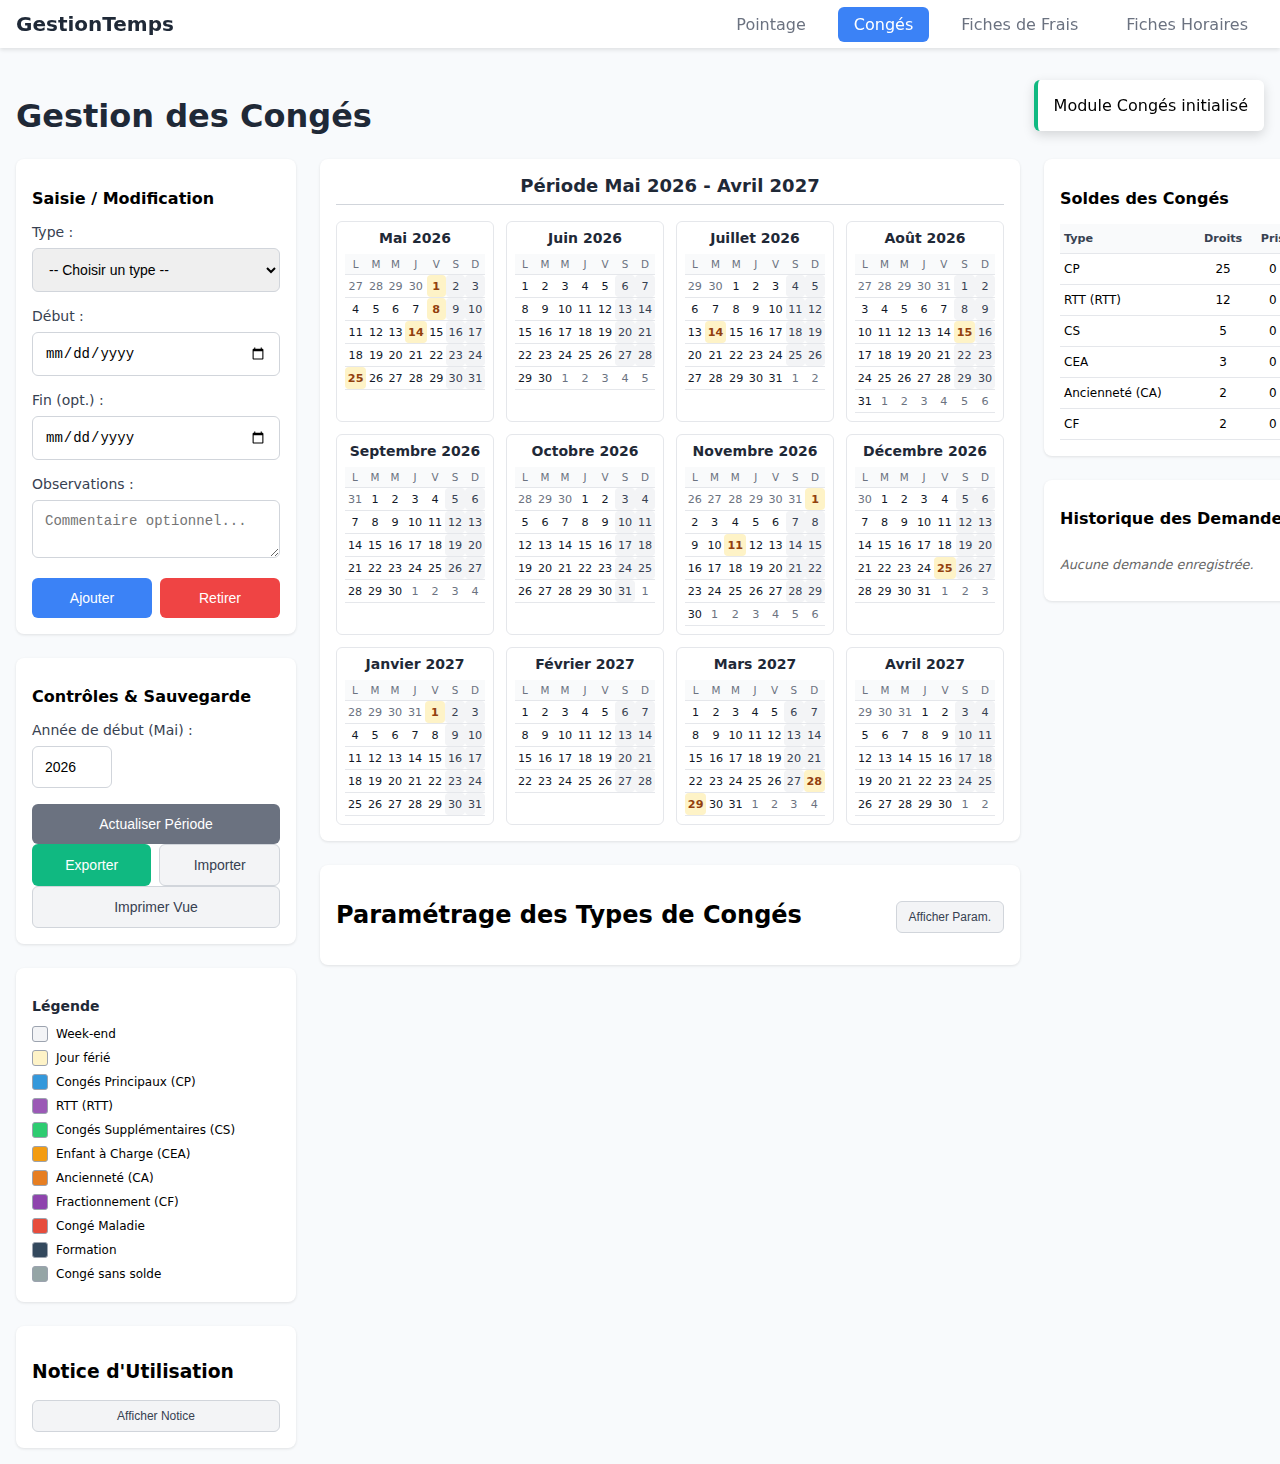
<file: pages/conges.html>
<!DOCTYPE html>
<html lang="fr">
<head>
    <meta charset="UTF-8">
    <meta name="viewport" content="width=device-width, initial-scale=1.0">
    <title>Gestion des Congés - Vue Annuelle</title>
    <style>
/* === STYLES GÉNÉRAUX === */
body {
    margin: 0;
    padding: 0;
    font-family: system-ui, -apple-system, sans-serif;
    background-color: #f8fafc;
}

.has-fixed-header {
    padding-top: 60px;
}

.main-header {
    position: fixed;
    top: 0;
    left: 0;
    right: 0;
    background: white;
    box-shadow: 0 2px 4px rgba(0,0,0,0.1);
    z-index: 1000;
    padding: 0.75rem 1rem;
    display: flex;
    align-items: center;
    justify-content: space-between;
}

.logo {
    font-size: 1.25rem;
    font-weight: bold;
    color: #1f2937;
    text-decoration: none;
}

.main-header nav ul {
    display: flex;
    list-style: none;
    margin: 0;
    padding: 0;
    gap: 1rem;
}

.main-header nav a {
    text-decoration: none;
    color: #6b7280;
    padding: 0.5rem 1rem;
    border-radius: 6px;
    transition: all 0.2s;
}

.main-header nav a:hover,
.main-header nav a.active {
    background-color: #3b82f6;
    color: white;
}

.container {
    max-width: 1400px;
    margin: 0 auto;
    padding: 1rem;
}

h1 {
    color: #1f2937;
    margin-bottom: 1.5rem;
}

.section {
    background: white;
    border-radius: 8px;
    box-shadow: 0 1px 3px rgba(0,0,0,0.1);
}

/* === LAYOUT CONGÉS === */
.conges-page-layout {
    display: grid;
    grid-template-areas: 
        "sidebar-left main-content sidebar-right";
    grid-template-columns: 280px 1fr 320px;
    gap: 1.5rem;
    align-items: start;
    margin-top: 1rem;
}

.conges-sidebar-left {
    grid-area: sidebar-left;
}

.conges-center-column {
    grid-area: main-content;
}

.conges-sidebar-right {
    grid-area: sidebar-right;
}

.conges-sidebar-left .section,
.conges-center-column .section,
.conges-sidebar-right .section {
    margin-bottom: 1.5rem;
    padding: 1rem;
}

.conges-sidebar-left .section:last-child,
.conges-sidebar-right .section:last-child {
    margin-bottom: 0;
}

.conges-sidebar-left .section h2,
.conges-sidebar-right .section h2 {
    font-size: 1rem;
    margin-bottom: 1rem;
}

/* === FORMULAIRES === */
.form-group {
    margin-bottom: 1rem;
}

.form-group label {
    display: block;
    font-weight: 500;
    color: #374151;
    margin-bottom: 0.5rem;
    font-size: 0.875rem;
}

input, select, textarea {
    width: 100%;
    padding: 0.75rem;
    border: 1px solid #d1d5db;
    border-radius: 6px;
    font-size: 0.875rem;
    transition: border-color 0.2s;
    box-sizing: border-box;
}

input:focus, select:focus, textarea:focus {
    outline: none;
    border-color: #3b82f6;
    box-shadow: 0 0 0 3px rgba(59, 130, 246, 0.1);
}

/* === BOUTONS === */
.btn {
    padding: 0.75rem 1rem;
    border: none;
    border-radius: 6px;
    font-size: 0.875rem;
    font-weight: 500;
    cursor: pointer;
    transition: all 0.2s;
    text-decoration: none;
    display: inline-block;
    text-align: center;
}

.btn-primary { background-color: #3b82f6; color: white; }
.btn-primary:hover { background-color: #2563eb; }

.btn-secondary { background-color: #6b7280; color: white; }
.btn-secondary:hover { background-color: #4b5563; }

.btn-success { background-color: #10b981; color: white; }
.btn-success:hover { background-color: #059669; }

.btn-danger { background-color: #ef4444; color: white; }
.btn-danger:hover { background-color: #dc2626; }

.btn-warning { background-color: #f59e0b; color: white; }
.btn-warning:hover { background-color: #d97706; }

.btn-light { 
    background-color: #f3f4f6; 
    color: #374151; 
    border: 1px solid #d1d5db; 
}
.btn-light:hover { background-color: #e5e7eb; }

.btn-block { width: 100%; }
.btn-sm { padding: 0.5rem 0.75rem; font-size: 0.75rem; }
.btn-xs { padding: 0.25rem 0.5rem; font-size: 0.65rem; }

.button-group-horizontal {
    display: flex;
    gap: 0.5rem;
}

/* === TABLEAUX === */
.table-wrapper {
    overflow-x: auto;
}

table {
    width: 100%;
    border-collapse: collapse;
    background: white;
}

th, td {
    padding: 0.75rem;
    text-align: left;
    border-bottom: 1px solid #e5e7eb;
}

th {
    background-color: #f9fafb;
    font-weight: 600;
    color: #374151;
}

/* === CALENDRIER === */
.conges-main-calendar {
    min-height: 420px;
}

.calendar-view-title {
    font-size: 1.125rem;
    font-weight: 600;
    text-align: center;
    margin: 0 0 1rem 0;
    padding-bottom: 0.5rem;
    border-bottom: 1px solid #d1d5db;
    color: #1f2937;
}

.annual-calendar-placeholder {
    display: grid;
    grid-template-columns: repeat(4, 1fr);
    gap: 0.75rem;
    overflow-x: auto;
    min-width: 600px;
}

.mini-month-placeholder {
    background-color: white;
    border: 1px solid #e5e7eb;
    border-radius: 6px;
    padding: 0.5rem;
    min-width: 140px;
}

.mini-month-placeholder h4 {
    font-size: 0.875rem;
    font-weight: 600;
    text-align: center;
    margin: 0 0 0.5rem 0;
    color: #1f2937;
}

.mini-month-placeholder table {
    width: 100%;
    border-collapse: collapse;
    font-size: 0.7rem;
}

.mini-month-placeholder th {
    text-align: center;
    padding: 0.25rem 0;
    font-weight: 500;
    color: #6b7280;
    font-size: 0.65rem;
}

.mini-month-placeholder td {
    text-align: center;
    vertical-align: middle;
    padding: 0;
    height: 22px;
}

.mini-day-cell {
    width: 100%;
    height: 100%;
    display: flex;
    align-items: center;
    justify-content: center;
    border-radius: 4px;
    color: #111827;
    font-weight: 500;
    font-size: 0.7rem;
    cursor: default;
    transition: background-color 0.2s;
}

.mini-day-cell:hover {
    background-color: #f9fafb;
}

.mini-day-cell.other-month {
    color: #6b7280;
    font-weight: 400;
}

.mini-day-cell.weekend {
    background-color: #f3f4f6;
    color: #374151;
}

.mini-day-cell.holiday {
    background-color: #fef3c7;
    color: #92400e;
    font-weight: 600;
}

/* === LÉGENDE === */
.legend-section h3 {
    font-size: 0.875rem;
    margin-bottom: 0.5rem;
    color: #1f2937;
}

.legend-item {
    display: flex;
    align-items: center;
    padding: 0.25rem 0;
    font-size: 0.75rem;
}

.legend-color-box {
    width: 14px;
    height: 14px;
    margin-right: 0.5rem;
    border-radius: 3px;
    border: 1px solid #9ca3af;
    flex-shrink: 0;
}

.color-weekend {
    background-color: #f3f4f6;
}

.color-holiday {
    background-color: #fef3c7;
}

/* === PARAMÉTRAGE === */
#leaveTypesConfigContentWrapper {
    background-color: #f9fafb;
    border-radius: 6px;
    padding: 1rem;
    margin-top: 0.75rem;
    border: 1px solid #e5e7eb;
}

#leaveTypesConfigContentWrapper h4 {
    font-size: 1rem;
    color: #1f2937;
    margin: 0 0 0.75rem 0;
    padding-bottom: 0.5rem;
    border-bottom: 1px solid #d1d5db;
}

#leaveTypeConfigForm {
    background-color: white;
    padding: 0.75rem;
    border-radius: 6px;
    border: 1px solid #d1d5db;
    margin-top: 0.75rem;
    display: grid;
    grid-template-columns: repeat(auto-fit, minmax(180px, 1fr));
    gap: 0.75rem;
}

/* Amélioration affichage couleurs dans tableau */
.config-color-display {
    width: 24px;
    height: 24px;
    border-radius: 4px;
    border: 2px solid #374151;
    display: inline-block;
    margin: 0 auto;
    box-shadow: 0 1px 3px rgba(0,0,0,0.2);
}

#leaveTypesConfigTable th {
    font-size: 0.75rem;
    padding: 0.5rem 0.25rem;
}

#leaveTypesConfigTable td {
    font-size: 0.75rem;
    padding: 0.5rem 0.25rem;
}

/* === SOLDES ET HISTORIQUE === */
#soldesPeriodeTable {
    font-size: 0.75rem;
}

#soldesPeriodeTable th,
#soldesPeriodeTable td {
    padding: 0.5rem 0.25rem;
}

#soldesPeriodeTable th {
    font-size: 0.7rem;
    background-color: #f9fafb;
}

#leaveRequestsListContainer {
    max-height: 300px;
    overflow-y: auto;
}

#leaveRequestsListContainer table {
    font-size: 0.7rem;
}

#leaveRequestsListContainer th,
#leaveRequestsListContainer td {
    padding: 0.25rem;
}

#leaveRequestsListContainer .legend-color-box {
    width: 10px;
    height: 10px;
    margin-right: 0.25rem;
}

/* === NOTICE === */
.toggle-content {
    margin-top: 0.5rem;
    padding-top: 0.5rem;
    border-top: 1px solid #e5e7eb;
}

.toggle-content ul {
    margin-top: 0.5rem;
    padding-left: 1rem;
    font-size: 0.75rem;
}

.toggle-content li {
    margin-bottom: 0.25rem;
}

/* === TOASTS === */
#toast-container {
    position: fixed;
    top: 80px;
    right: 1rem;
    z-index: 9999;
}

.toast {
    background: white;
    border-radius: 6px;
    padding: 1rem;
    margin-bottom: 0.5rem;
    box-shadow: 0 4px 12px rgba(0,0,0,0.15);
    border-left: 4px solid #3b82f6;
    animation: slideIn 0.3s ease-out;
}

.toast.success { border-left-color: #10b981; }
.toast.warning { border-left-color: #f59e0b; }
.toast.error { border-left-color: #ef4444; }

@keyframes slideIn {
    from { opacity: 0; transform: translateX(100%); }
    to { opacity: 1; transform: translateX(0); }
}

/* === RESPONSIVE === */
@media (max-width: 1200px) {
    .conges-page-layout {
        grid-template-columns: 240px 1fr 280px;
        gap: 1rem;
    }
}

@media (max-width: 992px) {
    .conges-page-layout {
        display: flex;
        flex-direction: column;
        gap: 1rem;
    }
    
    .conges-center-column { order: 1; }
    .conges-sidebar-left { order: 2; }
    .conges-sidebar-right { order: 3; }
    
    .annual-calendar-placeholder {
        grid-template-columns: repeat(3, 1fr);
        min-width: 100%;
    }
    
    .conges-sidebar-left,
    .conges-sidebar-right {
        display: grid;
        grid-template-columns: repeat(auto-fit, minmax(250px, 1fr));
        gap: 1rem;
    }
}

@media (max-width: 768px) {
    .annual-calendar-placeholder {
        grid-template-columns: repeat(2, 1fr);
        gap: 0.5rem;
    }
    
    .mini-month-placeholder {
        padding: 0.25rem;
        min-width: auto;
    }
    
    .button-group-horizontal {
        flex-direction: column;
    }
}

@media (max-width: 480px) {
    .annual-calendar-placeholder {
        grid-template-columns: 1fr;
    }
    
    .conges-sidebar-left,
    .conges-sidebar-right {
        grid-template-columns: 1fr;
    }
}

/* === IMPRESSION === */
@media print {
    .conges-sidebar-left,
    .conges-sidebar-right,
    #controleParametrageSection {
        display: none !important;
    }
    
    .conges-page-layout {
        display: block;
    }
    
    .annual-calendar-placeholder {
        grid-template-columns: repeat(3, 1fr) !important;
        gap: 0.5rem;
    }
}
    </style>
</head>
<body class="has-fixed-header">
    <header class="main-header">
        <a href="pointage.html" class="logo">GestionTemps</a>
        <nav>
            <ul>
                <li><a href="pointage.html">Pointage</a></li>
                <li><a href="conges.html" class="active">Congés</a></li>
                <li><a href="fiches-frais.html">Fiches de Frais</a></li>
                <li><a href="fiches-horaires.html">Fiches Horaires</a></li>
            </ul>
        </nav>
    </header>

    <main class="container">
        <h1>Gestion des Congés</h1>

        <div class="conges-page-layout">
            
            <!-- Colonne de Gauche: Saisie, Contrôles, Légende -->
            <aside class="conges-sidebar-left">
                <div class="section" id="saisieAbsencesSection">
                    <h2>Saisie / Modification</h2>
                    <form id="saisieAbsencesForm">
                        <div class="form-group">
                            <label for="saisieTypeAbsence">Type :</label>
                            <select id="saisieTypeAbsence" name="saisieTypeAbsence" required>
                                <option value="">Sélectionner...</option>
                            </select>
                        </div>
                        <div class="form-group">
                            <label for="saisieDateDebut">Début :</label>
                            <input type="date" id="saisieDateDebut" name="saisieDateDebut" required>
                        </div>
                        <div class="form-group">
                            <label for="saisieDateFin">Fin (opt.) :</label>
                            <input type="date" id="saisieDateFin" name="saisieDateFin">
                        </div>
                        <div class="form-group">
                            <label for="observationsTextarea">Observations :</label>
                            <textarea id="observationsTextarea" rows="2" placeholder="Commentaire optionnel..."></textarea>
                        </div>
                        <div class="button-group-horizontal">
                            <button type="button" id="ajouterAbsenceBtn" class="btn btn-primary btn-block">Ajouter</button>
                            <button type="button" id="retirerAbsenceBtn" class="btn btn-danger btn-block">Retirer</button>
                        </div>
                    </form>
                </div>

                <div class="section" id="controlesSauvegardeSection">
                    <h2>Contrôles & Sauvegarde</h2>
                    <div class="form-group">
                        <label for="controleAnneeDebut">Année de début (Mai) :</label>
                        <input type="number" id="controleAnneeDebut" value="2024" min="2000" max="2050" style="width: 80px;">
                    </div>
                    <button type="button" id="actualiserPeriodeBtn" class="btn btn-secondary btn-block">Actualiser Période</button>
                    <div class="button-group-horizontal">
                        <button type="button" id="exportCongesBtn" class="btn btn-success btn-block">Exporter</button>
                        <button type="button" id="importCongesBtn" class="btn btn-light btn-block">Importer</button>
                        <input type="file" id="importCongesFile" accept=".json" style="display: none;">
                    </div>
                    <button type="button" id="imprimerVueBtn" class="btn btn-light btn-block no-print">Imprimer Vue</button>
                </div>

                <div class="section legend-section" id="congesLegendContainer">
                    <h3>Légende</h3>
                    <div class="legend-item">
                        <span class="legend-color-box color-weekend"></span>Week-end
                    </div>
                    <div class="legend-item">
                        <span class="legend-color-box color-holiday"></span>Jour férié
                    </div>
                </div>

                <div class="section" id="noticeUtilisationSectionWrapper">
                    <h3>Notice d'Utilisation</h3>
                    <button type="button" id="afficherNoticeBtn" class="btn btn-light btn-block btn-sm">Afficher Notice</button>
                    <div id="contenuNotice" class="toggle-content" style="display: none;">
                        <p>Utilisez le sélecteur d'année pour définir l'année de début de la période de 12 mois (Mai à Avril suivant).</p>
                        <ul>
                            <li>Saisissez vos absences en sélectionnant le type, la date de début et éventuellement la date de fin.</li>
                            <li>La suppression se fait en indiquant la date de début et le type de l'absence à retirer.</li>
                            <li>Les soldes sont calculés sur la base des jours ouvrés (hors week-ends et jours fériés).</li>
                        </ul>
                    </div>
                </div>
            </aside>

            <!-- Colonne Centrale: Calendrier et Paramétrage -->
            <div class="conges-center-column">
                <section class="conges-main-calendar section" id="calendarViewPrintableArea">
                    <h2 class="calendar-view-title" id="periodeAffichee">Période Mai 2024 - Avril 2025</h2>
                    <div id="customAnnualCalendarContainer" class="annual-calendar-placeholder">
                        <!-- Calendriers générés par JavaScript -->
                    </div>
                </section>

                <section id="controleParametrageSection" class="section no-print">
                    <h2>
                        Paramétrage des Types de Congés
                        <button id="afficherParamBtn" class="btn btn-sm btn-light" style="float: right;">Afficher Param.</button>
                    </h2>
                    <div id="leaveTypesConfigContentWrapper" style="display: none;">
                        <h4>Configuration des Types Actuels</h4>
                        <div class="table-wrapper">
                            <table id="leaveTypesConfigTable">
                                <thead>
                                    <tr>
                                        <th>Code</th>
                                        <th>Libellé</th>
                                        <th style="text-align: center;">Couleur</th>
                                        <th style="text-align: center;">Droits/An</th>
                                        <th style="text-align: center;">Actions</th>
                                    </tr>
                                </thead>
                                <tbody>
                                </tbody>
                            </table>
                        </div>
                        <h4 style="margin-top: 20px; margin-bottom: 10px;">Ajouter / Modifier un Type</h4>
                        <form id="leaveTypeConfigForm">
                            <input type="hidden" id="ltConfigIsEditing" value="">
                            <div class="form-group">
                                <label for="ltConfigCode">Code (max 10 car.):</label>
                                <input type="text" id="ltConfigCode" maxlength="10" required>
                            </div>
                            <div class="form-group">
                                <label for="ltConfigLabel">Libellé complet:</label>
                                <input type="text" id="ltConfigLabel" required>
                            </div>
                            <div class="form-group">
                                <label for="ltConfigColor">Couleur:</label>
                                <input type="color" id="ltConfigColor" value="#cccccc">
                            </div>
                            <div class="form-group">
                                <label for="ltConfigInitial">Droits Annuels (jours):</label>
                                <input type="number" id="ltConfigInitial" value="0" min="0" step="0.5" required>
                            </div>
                            <div class="button-group-horizontal" style="grid-column: 1 / -1;">
                                <button type="submit" id="addUpdateLtConfigBtn" class="btn btn-success">Sauvegarder Type</button>
                                <button type="button" id="clearLtConfigFormBtn" class="btn btn-light">Nouveau / Annuler</button>
                            </div>
                        </form>
                    </div>
                </section>
            </div>

            <!-- Colonne de Droite: Soldes et Historique -->
            <aside class="conges-sidebar-right">
                <div class="section" id="gestionDroitsSoldesSection">
                    <h2>Soldes des Congés</h2>
                    <div class="table-wrapper">
                        <table id="soldesPeriodeTable">
                            <thead>
                                <tr>
                                    <th>Type</th>
                                    <th style="text-align: center;">Droits</th>
                                    <th style="text-align: center;">Pris</th>
                                    <th style="text-align: center;">Solde</th>
                                </tr>
                            </thead>
                            <tbody>
                            </tbody>
                        </table>
                    </div>
                </div>

                <div class="section">
                    <h2>Historique des Demandes</h2>
                    <div id="leaveRequestsListContainer">
                        <p style="color: #666; font-style: italic;">Aucune demande pour le moment.</p>
                    </div>
                </div>
            </aside>

        </div>
    </main>

    <div id="toast-container"></div>

    <script>
// Système de gestion des congés - Version corrigée complète
class CongesManager {
    constructor() {
        this.leaveTypesConfig = {};
        this.allLeaveRequests = [];
        this.currentYear = new Date().getMonth() < 4 ? 
            new Date().getFullYear() - 1 : 
            new Date().getFullYear();
        
        this.defaultLeaveTypes = {
            CP: { label: "Congés Principaux (CP)", color: "#3498db", isPredefined: true, deletable: true, annualEntitlement: 25 },
            RTT: { label: "RTT (RTT)", color: "#9b59b6", isPredefined: true, deletable: true, annualEntitlement: 12 },
            CS: { label: "Congés Supplémentaires (CS)", color: "#2ecc71", isPredefined: true, deletable: true, annualEntitlement: 5 },
            CEA: { label: "Enfant à Charge (CEA)", color: "#f39c12", isPredefined: true, deletable: true, annualEntitlement: 3 },
            CA: { label: "Ancienneté (CA)", color: "#e67e22", isPredefined: true, deletable: true, annualEntitlement: 2 },
            CF: { label: "Fractionnement (CF)", color: "#8e44ad", isPredefined: true, deletable: true, annualEntitlement: 2 },
            MALADIE: { label: "Congé Maladie", color: "#e74c3c", isPredefined: true, deletable: true, annualEntitlement: 0 },
            FORMATION: { label: "Formation", color: "#34495e", isPredefined: true, deletable: true, annualEntitlement: 0 },
            SANS_SOLDE: { label: "Congé sans solde", color: "#95a5a6", isPredefined: true, deletable: true, annualEntitlement: 0 }
        };
        
        this.frenchHolidays = {};
        this.init();
    }

    init() {
        try {
            this.loadLeaveTypesConfig();
            this.loadAllLeaveRequests();
            this.setupEventListeners();
            this.updateUI();
            this.showToast("Module Congés initialisé", "success");
            console.log("Module Congés prêt");
        } catch (error) {
            console.error("Erreur initialisation:", error);
            this.showToast("Erreur d'initialisation", "error");
        }
    }

    // === UTILITAIRES ===
    dateToYYYYMMDD(date) {
        const year = date.getFullYear();
        const month = String(date.getMonth() + 1).padStart(2, '0');
        const day = String(date.getDate()).padStart(2, '0');
        return `${year}-${month}-${day}`;
    }

    parseYYYYMMDD(dateStr) {
        const [year, month, day] = dateStr.split('-').map(Number);
        return new Date(year, month - 1, day);
    }

    getFrenchHolidays(year) {
        if (this.frenchHolidays[year]) {
            return this.frenchHolidays[year];
        }

        const holidays = [
            { date: `${year}-01-01`, name: "Jour de l'An" },
            { date: `${year}-05-01`, name: "Fête du Travail" },
            { date: `${year}-05-08`, name: "Victoire 1945" },
            { date: `${year}-07-14`, name: "Fête Nationale" },
            { date: `${year}-08-15`, name: "Assomption" },
            { date: `${year}-11-01`, name: "Toussaint" },
            { date: `${year}-11-11`, name: "Armistice" },
            { date: `${year}-12-25`, name: "Noël" }
        ];

        // Calcul de Pâques
        const easter = this.calculateEaster(year);
        holidays.push({ date: this.dateToYYYYMMDD(easter), name: "Pâques" });
        
        const easterMonday = new Date(easter);
        easterMonday.setDate(easter.getDate() + 1);
        holidays.push({ date: this.dateToYYYYMMDD(easterMonday), name: "Lundi de Pâques" });
        
        const ascension = new Date(easter);
        ascension.setDate(easter.getDate() + 39);
        holidays.push({ date: this.dateToYYYYMMDD(ascension), name: "Ascension" });
        
        const whitMonday = new Date(easter);
        whitMonday.setDate(easter.getDate() + 50);
        holidays.push({ date: this.dateToYYYYMMDD(whitMonday), name: "Lundi de Pentecôte" });

        this.frenchHolidays[year] = holidays;
        return holidays;
    }

    calculateEaster(year) {
        const a = year % 19;
        const b = Math.floor(year / 100);
        const c = year % 100;
        const d = Math.floor(b / 4);
        const e = b % 4;
        const f = Math.floor((b + 8) / 25);
        const g = Math.floor((b - f + 1) / 3);
        const h = (19 * a + b - d - g + 15) % 30;
        const i = Math.floor(c / 4);
        const k = c % 4;
        const l = (32 + 2 * e + 2 * i - h - k) % 7;
        const m = Math.floor((a + 11 * h + 22 * l) / 451);
        const month = Math.floor((h + l - 7 * m + 114) / 31);
        const day = ((h + l - 7 * m + 114) % 31) + 1;
        return new Date(year, month - 1, day);
    }

    isColorDark(hexColor) {
        const hex = hexColor.replace('#', '');
        const r = parseInt(hex.substr(0, 2), 16);
        const g = parseInt(hex.substr(2, 2), 16);
        const b = parseInt(hex.substr(4, 2), 16);
        const brightness = (r * 299 + g * 587 + b * 114) / 1000;
        return brightness < 128;
    }

    showToast(message, type = 'info', duration = 3000) {
        const container = document.getElementById('toast-container');
        if (!container) return;

        const toast = document.createElement('div');
        toast.className = `toast ${type}`;
        toast.textContent = message;
        
        container.appendChild(toast);
        
        setTimeout(() => {
            if (toast.parentNode) {
                toast.parentNode.removeChild(toast);
            }
        }, duration);
    }

    // === STOCKAGE EN MÉMOIRE ===
    loadLeaveTypesConfig() {
        this.leaveTypesConfig = { ...this.defaultLeaveTypes };
        console.log('Configuration par défaut chargée');
    }

    loadAllLeaveRequests() {
        this.allLeaveRequests = [];
        console.log('Demandes initialisées');
    }

    // === CALCULS ===
    calculateWorkingDays(startDate, endDate) {
        let count = 0;
        const iterDate = new Date(startDate);
        const endIterDate = new Date(endDate);

        const startY = iterDate.getFullYear();
        const endY = endIterDate.getFullYear();
        let holidays = new Set();
        
        for (let y = startY; y <= endY; y++) {
            this.getFrenchHolidays(y).forEach(h => holidays.add(h.date));
        }
        
        while (iterDate <= endIterDate) {
            const dayOfWeek = iterDate.getDay();
            const dateStr = this.dateToYYYYMMDD(iterDate);
            if (dayOfWeek !== 0 && dayOfWeek !== 6 && !holidays.has(dateStr)) {
                count++;
            }
            iterDate.setDate(iterDate.getDate() + 1);
        }
        return count;
    }

    calculateUsedDaysForPeriod(leaveType, periodStart, periodEnd) {
        return this.allLeaveRequests
            .filter(req => {
                const reqStartDate = this.parseYYYYMMDD(req.startDate);
                const reqEndDate = this.parseYYYYMMDD(req.endDate);
                return req.type === leaveType && 
                       reqStartDate <= periodEnd && 
                       reqEndDate >= periodStart;
            })
            .reduce((total, req) => {
                const reqStartDate = this.parseYYYYMMDD(req.startDate);
                const reqEndDate = this.parseYYYYMMDD(req.endDate);

                const effectiveStartDate = new Date(Math.max(reqStartDate.getTime(), periodStart.getTime()));
                const effectiveEndDate = new Date(Math.min(reqEndDate.getTime(), periodEnd.getTime()));
                
                if (effectiveStartDate > effectiveEndDate) return total;

                const workingDays = this.calculateWorkingDays(effectiveStartDate, effectiveEndDate);
                return total + workingDays;
            }, 0);
    }

    // === INTERFACE UTILISATEUR ===
    updatePeriodeAffichee() {
        const periodeAfficheeEl = document.getElementById('periodeAffichee');
        if (periodeAfficheeEl) {
            periodeAfficheeEl.textContent = `Période Mai ${this.currentYear} - Avril ${this.currentYear + 1}`;
        }
    }

    populateLeaveTypeSelect() {
        const leaveTypeSelect = document.getElementById('saisieTypeAbsence');
        if (!leaveTypeSelect) return;
        
        leaveTypeSelect.innerHTML = '<option value="">-- Choisir un type --</option>';
        Object.entries(this.leaveTypesConfig).forEach(([code, config]) => {
            const option = document.createElement('option');
            option.value = code;
            option.textContent = config.label;
            leaveTypeSelect.appendChild(option);
        });
    }

    updateLegend() {
        const legendContainer = document.getElementById('congesLegendContainer');
        if (!legendContainer) return;
        
        let legendHTML = `<h3>Légende</h3>
            <div class="legend-item">
                <span class="legend-color-box color-weekend"></span>Week-end
            </div>
            <div class="legend-item">
                <span class="legend-color-box color-holiday"></span>Jour férié
            </div>`;
        
        // Ajouter tous les types de congés avec leurs couleurs
        Object.entries(this.leaveTypesConfig).forEach(([code, config]) => {
            legendHTML += `
                <div class="legend-item">
                    <span class="legend-color-box" style="background-color: ${config.color};"></span>
                    ${config.label}
                </div>`;
        });
        
        legendContainer.innerHTML = legendHTML;
    }

    generateAnnualCalendar() {
        const annualCalendarEl = document.getElementById('customAnnualCalendarContainer');
        if (!annualCalendarEl) return;

        console.log(`Génération calendrier pour la période Mai ${this.currentYear} - Avril ${this.currentYear + 1}`);
        annualCalendarEl.innerHTML = '';
        
        const periodeStartYear = this.currentYear;
        const periodeEndYear = this.currentYear + 1;
        
        const holidaysPeriodeStart = this.getFrenchHolidays(periodeStartYear);
        const holidaysPeriodeEnd = this.getFrenchHolidays(periodeEndYear);
        const holidayDates = new Set([
            ...holidaysPeriodeStart.map(h => h.date),
            ...holidaysPeriodeEnd.map(h => h.date)
        ]);

        for (let i = 0; i < 12; i++) {
            const monthOffset = 4 + i; // Mai = mois index 4
            const currentMonthIndex = monthOffset % 12;
            const currentDisplayYear = monthOffset < 12 ? periodeStartYear : periodeEndYear;

            const monthContainer = document.createElement('div');
            monthContainer.className = 'mini-month-placeholder';

            const monthDate = new Date(currentDisplayYear, currentMonthIndex, 1);
            const monthName = monthDate.toLocaleDateString('fr-FR', { month: 'long' });
            const monthTitle = document.createElement('h4');
            monthTitle.textContent = `${monthName.charAt(0).toUpperCase() + monthName.slice(1)} ${currentDisplayYear}`;
            monthContainer.appendChild(monthTitle);

            const table = document.createElement('table');
            const thead = document.createElement('thead');
            const headerRow = document.createElement('tr');
            ['L', 'M', 'M', 'J', 'V', 'S', 'D'].forEach(day => {
                const th = document.createElement('th');
                th.textContent = day;
                headerRow.appendChild(th);
            });
            thead.appendChild(headerRow);
            table.appendChild(thead);

            const tbody = document.createElement('tbody');
            const firstDayOfMonth = new Date(currentDisplayYear, currentMonthIndex, 1);
            const lastDayOfMonth = new Date(currentDisplayYear, currentMonthIndex + 1, 0);
            
            const startDateCalendarGrid = new Date(firstDayOfMonth);
            const dayOfWeekStart = startDateCalendarGrid.getDay();
            const diff = dayOfWeekStart === 0 ? -6 : 1 - dayOfWeekStart;
            startDateCalendarGrid.setDate(startDateCalendarGrid.getDate() + diff);

            let currentDateIter = new Date(startDateCalendarGrid);
            for (let week = 0; week < 6; week++) {
                if (week > 0 && currentDateIter.getMonth() !== currentMonthIndex && currentDateIter > lastDayOfMonth) break;

                const row = document.createElement('tr');
                for (let j = 0; j < 7; j++) {
                    const cell = document.createElement('td');
                    const dayCell = document.createElement('div');
                    dayCell.className = 'mini-day-cell';
                    dayCell.textContent = currentDateIter.getDate();

                    const dateStr = this.dateToYYYYMMDD(currentDateIter);
                    const isCurrentDisplayMonth = currentDateIter.getFullYear() === currentDisplayYear && currentDateIter.getMonth() === currentMonthIndex;
                    const isWeekend = currentDateIter.getDay() === 0 || currentDateIter.getDay() === 6;
                    const isHoliday = holidayDates.has(dateStr);

                    if (!isCurrentDisplayMonth) dayCell.classList.add('other-month');
                    if (isWeekend && isCurrentDisplayMonth) dayCell.classList.add('weekend');
                    if (isHoliday && isCurrentDisplayMonth) dayCell.classList.add('holiday');
                    
                    const leaveForDate = this.allLeaveRequests.find(req => dateStr >= req.startDate && dateStr <= req.endDate);
                    if (leaveForDate && this.leaveTypesConfig[leaveForDate.type] && isCurrentDisplayMonth && !isWeekend && !isHoliday) {
                        const leaveType = this.leaveTypesConfig[leaveForDate.type];
                        dayCell.style.backgroundColor = leaveType.color;
                        dayCell.style.color = this.isColorDark(leaveType.color) ? '#fff' : '#000';
                        dayCell.title = `${leaveType.label} (${leaveForDate.startDate} - ${leaveForDate.endDate})`;
                    } else if (leaveForDate && isCurrentDisplayMonth && (isWeekend || isHoliday)) {
                        const leaveType = this.leaveTypesConfig[leaveForDate.type];
                        if (leaveType) {
                            dayCell.title = (dayCell.title ? dayCell.title + " | " : "") + `${leaveType.label} (non décompté)`;
                        }
                    }
                    
                    cell.appendChild(dayCell);
                    row.appendChild(cell);
                    currentDateIter.setDate(currentDateIter.getDate() + 1);
                }
                tbody.appendChild(row);
            }
            table.appendChild(tbody);
            monthContainer.appendChild(table);
            annualCalendarEl.appendChild(monthContainer);
        }
    }

    updateSoldesTable() {
        const tableBody = document.querySelector('#soldesPeriodeTable tbody');
        if (!tableBody) return;
        
        tableBody.innerHTML = '';

        const periodeStartDate = this.parseYYYYMMDD(`${this.currentYear}-05-01`);
        const periodeEndDate = this.parseYYYYMMDD(`${this.currentYear + 1}-04-30`);

        Object.entries(this.leaveTypesConfig).forEach(([code, config]) => {
            if (config.annualEntitlement > 0) {
                const usedDaysInPeriod = this.calculateUsedDaysForPeriod(code, periodeStartDate, periodeEndDate);
                const entitlementForPeriod = config.annualEntitlement;
                const remaining = entitlementForPeriod - usedDaysInPeriod;

                const row = document.createElement('tr');
                row.innerHTML = `
                    <td style="font-size: 0.75rem;">${config.label.length > 15 ? code : config.label}</td>
                    <td style="text-align: center; font-size: 0.75rem;">${entitlementForPeriod}</td>
                    <td style="text-align: center; font-size: 0.75rem;">${usedDaysInPeriod}</td>
                    <td style="text-align: center; font-size: 0.75rem; color: ${remaining >= 0 ? '#059669' : '#dc2626'}">${remaining}</td>
                `;
                tableBody.appendChild(row);
            }
        });
    }

    displayLeaveRequestsList() {
        const listContainer = document.getElementById('leaveRequestsListContainer');
        if (!listContainer) return;

        if (this.allLeaveRequests.length === 0) {
            listContainer.innerHTML = '<p style="color: #666; font-style: italic; font-size: 0.8rem;">Aucune demande enregistrée.</p>';
            return;
        }

        let html = '<table style="width: 100%; border-collapse: collapse; font-size: 0.7rem;">';
        html += '<thead><tr style="background-color: #f9fafb;">';
        html += '<th style="padding: 0.25rem; border: 1px solid #d1d5db; font-size: 0.65rem;">Type</th>';
        html += '<th style="padding: 0.25rem; border: 1px solid #d1d5db; font-size: 0.65rem;">Début</th>';
        html += '<th style="padding: 0.25rem; border: 1px solid #d1d5db; font-size: 0.65rem;">Fin</th>';
        html += '<th style="padding: 0.25rem; border: 1px solid #d1d5db; font-size: 0.65rem; text-align: center;">J.O.</th>';
        html += '<th style="padding: 0.25rem; border: 1px solid #d1d5db; font-size: 0.65rem; text-align: center;">Actions</th>';
        html += '</tr></thead><tbody>';

        const sortedRequests = [...this.allLeaveRequests].sort((a, b) => {
            const dateA = this.parseYYYYMMDD(a.startDate);
            const dateB = this.parseYYYYMMDD(b.startDate);
            return dateB.getTime() - dateA.getTime();
        });

        sortedRequests.forEach(request => {
            const leaveType = this.leaveTypesConfig[request.type];
            const startDate = this.parseYYYYMMDD(request.startDate);
            const endDate = this.parseYYYYMMDD(request.endDate);
            const workingDays = this.calculateWorkingDays(startDate, endDate);

            html += '<tr>';
            html += `<td style="padding: 0.25rem; border: 1px solid #e5e7eb; font-size: 0.65rem;">
                <span class="legend-color-box" style="background-color: ${leaveType?.color || '#ccc'}; width: 10px; height: 10px; display: inline-block; margin-right: 0.25rem; border: 1px solid #9ca3af;"></span>
                ${leaveType?.label.substring(0, 8) || request.type}
            </td>`;
            html += `<td style="padding: 0.25rem; border: 1px solid #e5e7eb; font-size: 0.65rem;">${startDate.toLocaleDateString('fr-FR').substring(0, 5)}</td>`;
            html += `<td style="padding: 0.25rem; border: 1px solid #e5e7eb; font-size: 0.65rem;">${endDate.toLocaleDateString('fr-FR').substring(0, 5)}</td>`;
            html += `<td style="padding: 0.25rem; border: 1px solid #e5e7eb; text-align: center; font-size: 0.65rem;">${workingDays}</td>`;
            html += `<td style="padding: 0.25rem; border: 1px solid #e5e7eb; text-align: center;">
                <button onclick="congesManager.deleteRequest('${request.id}')" class="btn btn-xs btn-danger" style="padding: 1px 3px; font-size: 0.6rem; min-height: 18px;">×</button>
            </td>`;
            html += '</tr>';
        });

        html += '</tbody></table>';
        listContainer.innerHTML = html;
    }

    updateLeaveTypesConfigTable() {
        const tableBody = document.querySelector('#leaveTypesConfigTable tbody');
        if (!tableBody) return;
        
        tableBody.innerHTML = '';
        Object.entries(this.leaveTypesConfig).forEach(([code, config]) => {
            const row = document.createElement('tr');
            row.innerHTML = `
                <td style="font-weight: 500;">${code}</td>
                <td>${config.label}</td>
                <td style="text-align: center;">
                    <div class="config-color-display" style="background-color: ${config.color};"></div>
                </td>
                <td style="text-align: center; font-weight: 500;">${config.annualEntitlement}</td>
                <td style="text-align: center;">
                    <button onclick="congesManager.editType('${code}')" class="btn btn-xs btn-warning" style="margin-right: 3px;">Modifier</button>
                    ${config.deletable ? 
                        `<button onclick="congesManager.deleteType('${code}')" class="btn btn-xs btn-danger">Suppr.</button>` : 
                        ''}
                </td>`;
            tableBody.appendChild(row);
        });
    }

    updateUI() {
        this.updatePeriodeAffichee();
        this.populateLeaveTypeSelect();
        this.generateAnnualCalendar();
        this.updateLegend();
        this.updateSoldesTable();
        this.displayLeaveRequestsList();
        this.updateLeaveTypesConfigTable();
    }

    // === GESTION DES CONGÉS ===
    addLeaveRequest() {
        const typeSelect = document.getElementById('saisieTypeAbsence');
        const startDateInput = document.getElementById('saisieDateDebut');
        const endDateInput = document.getElementById('saisieDateFin');
        const observationsInput = document.getElementById('observationsTextarea');

        const type = typeSelect.value;
        const startDate = startDateInput.value;
        let endDate = endDateInput.value || startDate;
        const observations = observationsInput.value;

        if (!type || !startDate) {
            this.showToast("Veuillez remplir le type et la date de début", "warning");
            return;
        }

        if (startDate > endDate) {
            this.showToast("La date de fin ne peut pas être antérieure à la date de début", "warning");
            return;
        }

        const newRequest = {
            id: Date.now().toString(),
            type: type,
            startDate: startDate,
            endDate: endDate,
            observations: observations,
            createdAt: new Date().toISOString()
        };

        this.allLeaveRequests.push(newRequest);

        // Reset form
        typeSelect.value = '';
        startDateInput.value = '';
        endDateInput.value = '';
        observationsInput.value = '';

        this.updateUI();
        this.showToast("Congé ajouté avec succès", "success");
    }

    removeLeaveRequest() {
        const typeSelect = document.getElementById('saisieTypeAbsence');
        const startDateInput = document.getElementById('saisieDateDebut');

        const type = typeSelect.value;
        const startDate = startDateInput.value;

        if (!type || !startDate) {
            this.showToast("Veuillez spécifier le type et la date de début pour supprimer", "warning");
            return;
        }

        const requestIndex = this.allLeaveRequests.findIndex(req => 
            req.type === type && req.startDate === startDate
        );

        if (requestIndex === -1) {
            this.showToast("Aucune demande trouvée avec ces critères", "warning");
            return;
        }

        this.allLeaveRequests.splice(requestIndex, 1);
        this.updateUI();
        this.showToast("Congé supprimé avec succès", "success");
    }

    deleteRequest(id) {
        const requestIndex = this.allLeaveRequests.findIndex(req => req.id === id);
        if (requestIndex !== -1) {
            this.allLeaveRequests.splice(requestIndex, 1);
            this.updateUI();
            this.showToast("Demande supprimée avec succès", "success");
        }
    }

    // === GESTION DES TYPES DE CONGÉS ===
    addOrUpdateLeaveType() {
        const codeInput = document.getElementById('ltConfigCode');
        const labelInput = document.getElementById('ltConfigLabel');
        const colorInput = document.getElementById('ltConfigColor');
        const entitlementInput = document.getElementById('ltConfigInitial');
        const isEditingInput = document.getElementById('ltConfigIsEditing');

        const code = codeInput.value.trim().toUpperCase();
        const label = labelInput.value.trim();
        const color = colorInput.value;
        const entitlement = parseFloat(entitlementInput.value) || 0;
        const isEditing = isEditingInput.value;

        if (!code || !label) {
            this.showToast("Code et libellé sont obligatoires", "warning");
            return;
        }

        // Vérification: si nouveau type et code existe déjà
        if (!isEditing && this.leaveTypesConfig[code]) {
            this.showToast("Ce code existe déjà", "warning");
            return;
        }

        // Si modification et code différent, vérifier que le nouveau code n'existe pas
        if (isEditing && isEditing !== code && this.leaveTypesConfig[code]) {
            this.showToast("Ce nouveau code existe déjà", "warning");
            return;
        }

        // Si modification et code différent, supprimer l'ancien
        if (isEditing && isEditing !== code) {
            delete this.leaveTypesConfig[isEditing];
        }

        // Sauvegarder le type
        this.leaveTypesConfig[code] = {
            label: label,
            color: color,
            annualEntitlement: entitlement,
            isPredefined: false,
            deletable: true
        };

        this.clearLeaveTypeForm();
        this.updateUI();
        this.showToast(isEditing ? "Type modifié avec succès" : "Type ajouté avec succès", "success");
    }

    editType(code) {
        const config = this.leaveTypesConfig[code];
        if (!config) return;

        // Remplir le formulaire
        document.getElementById('ltConfigCode').value = code;
        document.getElementById('ltConfigLabel').value = config.label;
        document.getElementById('ltConfigColor').value = config.color;
        document.getElementById('ltConfigInitial').value = config.annualEntitlement;
        document.getElementById('ltConfigIsEditing').value = code;

        // Changer le texte du bouton
        document.getElementById('addUpdateLtConfigBtn').textContent = 'Modifier Type';
        
        // Scroll vers le formulaire
        document.getElementById('leaveTypeConfigForm').scrollIntoView({ 
            behavior: 'smooth', 
            block: 'nearest' 
        });
        
        this.showToast(`Edition du type ${code}`, "info");
    }

    deleteType(code) {
        if (!this.leaveTypesConfig[code]) return;
        
        const config = this.leaveTypesConfig[code];
        
        if (!confirm(`Êtes-vous sûr de vouloir supprimer le type "${config.label}" ?`)) {
            return;
        }

        // Vérifier si le type est utilisé dans des demandes
        const usedInRequests = this.allLeaveRequests.some(req => req.type === code);
        if (usedInRequests) {
            if (!confirm(`Ce type est utilisé dans des demandes existantes. Confirmer la suppression ?`)) {
                return;
            }
        }

        delete this.leaveTypesConfig[code];
        this.updateUI();
        this.showToast("Type supprimé avec succès", "success");
    }

    clearLeaveTypeForm() {
        document.getElementById('ltConfigCode').value = '';
        document.getElementById('ltConfigLabel').value = '';
        document.getElementById('ltConfigColor').value = '#cccccc';
        document.getElementById('ltConfigInitial').value = '0';
        document.getElementById('ltConfigIsEditing').value = '';
        document.getElementById('addUpdateLtConfigBtn').textContent = 'Sauvegarder Type';
    }

    // === IMPORT/EXPORT ===
    exportData() {
        const data = {
            leaveTypesConfig: this.leaveTypesConfig,
            allLeaveRequests: this.allLeaveRequests,
            exportDate: new Date().toISOString(),
            version: '1.2'
        };

        const blob = new Blob([JSON.stringify(data, null, 2)], {
            type: 'application/json'
        });
        const url = URL.createObjectURL(blob);
        const a = document.createElement('a');
        a.href = url;
        a.download = `conges_export_${new Date().toISOString().split('T')[0]}.json`;
        document.body.appendChild(a);
        a.click();
        document.body.removeChild(a);
        URL.revokeObjectURL(url);

        this.showToast("Données exportées avec succès", "success");
    }

    importData(event) {
        const file = event.target.files[0];
        if (!file) return;

        const reader = new FileReader();
        reader.onload = (e) => {
            try {
                const data = JSON.parse(e.target.result);

                if (data.leaveTypesConfig) {
                    this.leaveTypesConfig = { ...this.defaultLeaveTypes, ...data.leaveTypesConfig };
                }

                if (data.allLeaveRequests) {
                    this.allLeaveRequests = data.allLeaveRequests;
                }

                this.updateUI();
                this.showToast("Données importées avec succès", "success");
            } catch (error) {
                console.error("Erreur import:", error);
                this.showToast("Erreur lors de l'import", "error");
            }
        };
        reader.readAsText(file);

        event.target.value = '';
    }

    // === EVENT LISTENERS ===
    setupEventListeners() {
        // Contrôle année
        const anneeDebutEl = document.getElementById('controleAnneeDebut');
        if (anneeDebutEl) {
            anneeDebutEl.value = this.currentYear;
            anneeDebutEl.addEventListener('change', (e) => {
                const newYear = parseInt(e.target.value);
                if (!isNaN(newYear) && newYear >= 2000 && newYear <= 2050) {
                    this.currentYear = newYear;
                    this.updateUI();
                    this.showToast("Période mise à jour", "info");
                } else {
                    this.showToast("Année invalide", "warning");
                    e.target.value = this.currentYear;
                }
            });
        }

        // Boutons congés
        const addLeaveBtn = document.getElementById('ajouterAbsenceBtn');
        if (addLeaveBtn) {
            addLeaveBtn.addEventListener('click', () => this.addLeaveRequest());
        }

        const removeLeaveBtn = document.getElementById('retirerAbsenceBtn');
        if (removeLeaveBtn) {
            removeLeaveBtn.addEventListener('click', () => this.removeLeaveRequest());
        }

        // Boutons contrôles
        const exportBtn = document.getElementById('exportCongesBtn');
        if (exportBtn) {
            exportBtn.addEventListener('click', () => this.exportData());
        }

        const importBtn = document.getElementById('importCongesBtn');
        const importInput = document.getElementById('importCongesFile');
        if (importBtn && importInput) {
            importBtn.addEventListener('click', () => importInput.click());
            importInput.addEventListener('change', (e) => this.importData(e));
        }

        const actualiserBtn = document.getElementById('actualiserPeriodeBtn');
        if (actualiserBtn) {
            actualiserBtn.addEventListener('click', () => {
                this.updateUI();
                this.showToast("Vue actualisée", "info");
            });
        }

        const imprimerBtn = document.getElementById('imprimerVueBtn');
        if (imprimerBtn) {
            imprimerBtn.addEventListener('click', () => window.print());
        }

        // Notice
        const afficherNoticeBtn = document.getElementById('afficherNoticeBtn');
        const contenuNotice = document.getElementById('contenuNotice');
        if (afficherNoticeBtn && contenuNotice) {
            afficherNoticeBtn.addEventListener('click', () => {
                if (contenuNotice.style.display === 'none') {
                    contenuNotice.style.display = 'block';
                    afficherNoticeBtn.textContent = 'Masquer Notice';
                } else {
                    contenuNotice.style.display = 'none';
                    afficherNoticeBtn.textContent = 'Afficher Notice';
                }
            });
        }

        // Paramétrage
        const afficherParamBtn = document.getElementById('afficherParamBtn');
        const leaveTypesConfigWrapper = document.getElementById('leaveTypesConfigContentWrapper');
        if (afficherParamBtn && leaveTypesConfigWrapper) {
            afficherParamBtn.addEventListener('click', () => {
                if (leaveTypesConfigWrapper.style.display === 'none') {
                    leaveTypesConfigWrapper.style.display = 'block';
                    afficherParamBtn.textContent = 'Masquer Param.';
                    this.updateLeaveTypesConfigTable();
                } else {
                    leaveTypesConfigWrapper.style.display = 'none';
                    afficherParamBtn.textContent = 'Afficher Param.';
                }
            });
        }

        // Formulaire de configuration des types
        const leaveTypeConfigForm = document.getElementById('leaveTypeConfigForm');
        if (leaveTypeConfigForm) {
            leaveTypeConfigForm.addEventListener('submit', (e) => {
                e.preventDefault();
                this.addOrUpdateLeaveType();
            });
        }

        const clearFormBtn = document.getElementById('clearLtConfigFormBtn');
        if (clearFormBtn) {
            clearFormBtn.addEventListener('click', () => this.clearLeaveTypeForm());
        }
    }
}

// Initialisation
let congesManager;

// Attendre que la page soit chargée
document.addEventListener('DOMContentLoaded', function() {
    console.log('DOM chargé, initialisation du gestionnaire de congés...');
    
    // Initialiser le gestionnaire
    congesManager = new CongesManager();
    
    // Exposer globalement pour les callbacks
    window.congesManager = congesManager;
});
    </script>
</body>
</html>
</file>
